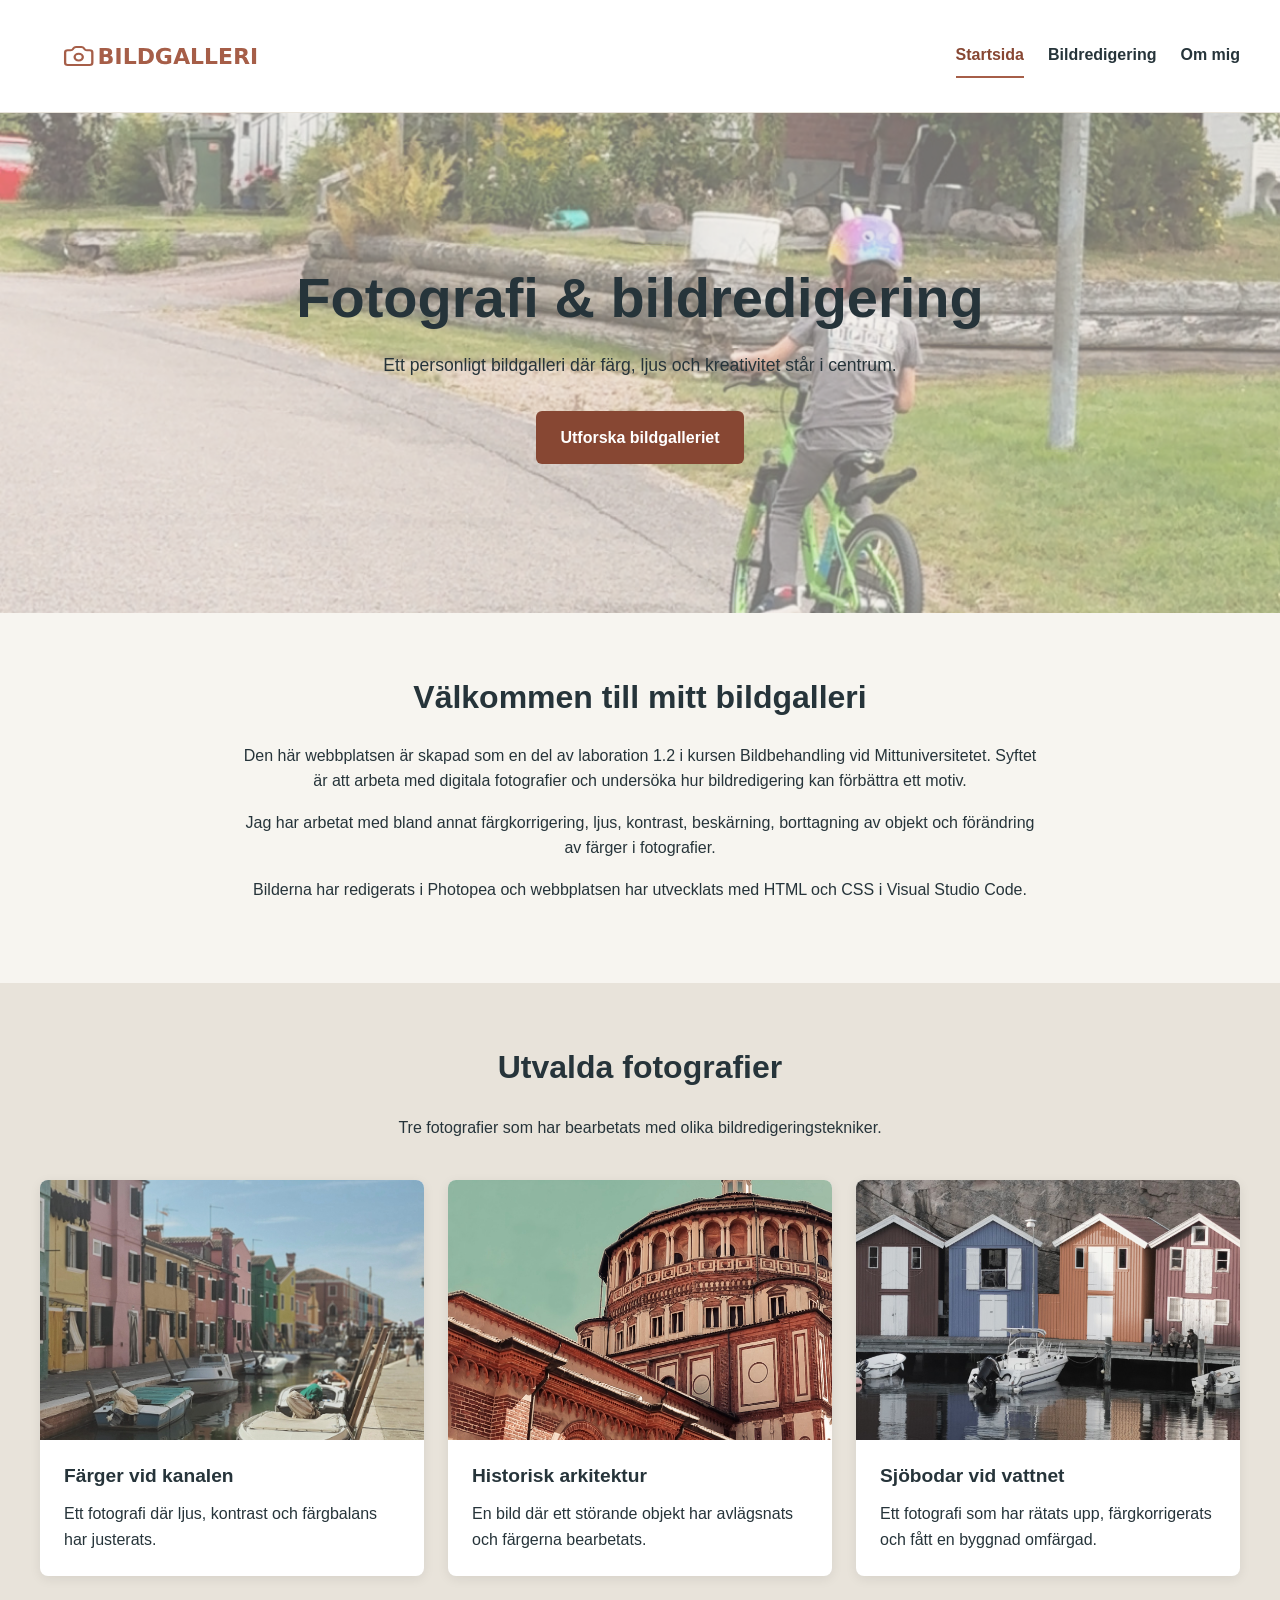
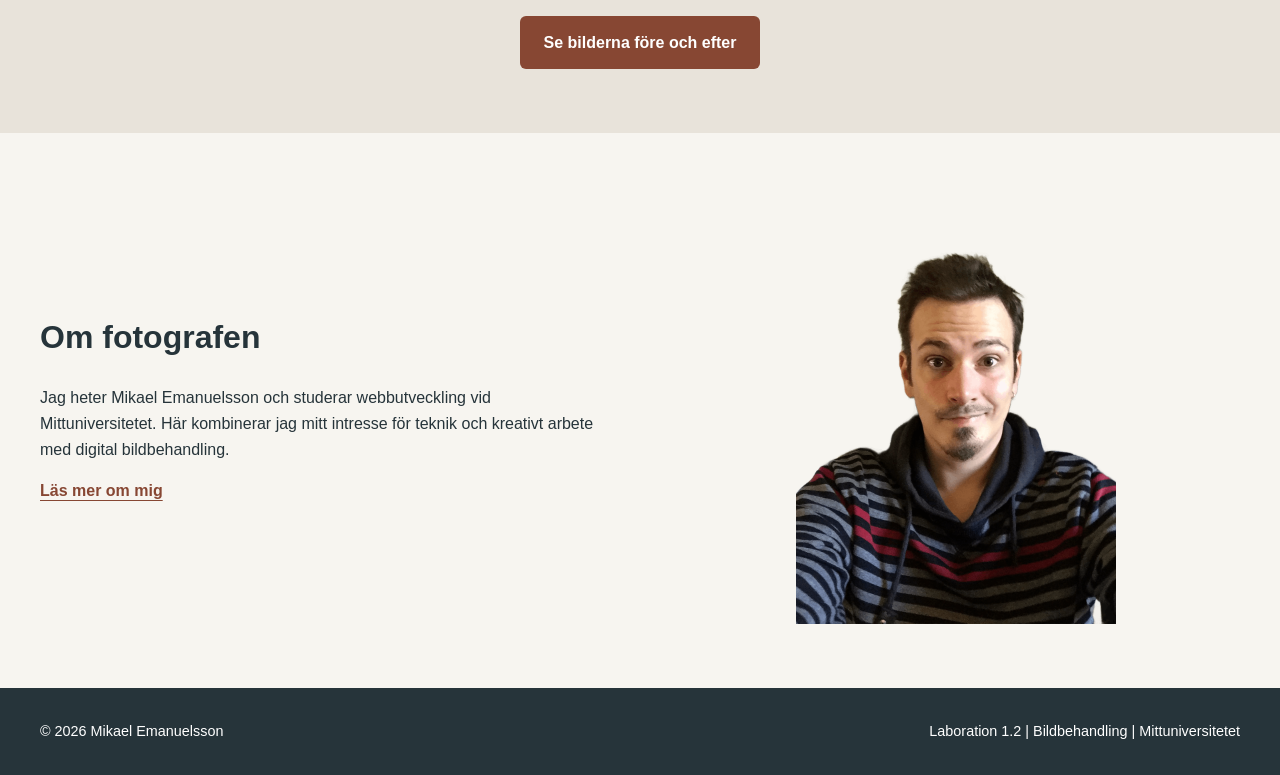
<file: index.html>
<!DOCTYPE html>
<html lang="sv">
<head>
    <meta charset="UTF-8">
    <meta name="viewport" content="width=device-width, initial-scale=1.0">
    <meta name="description" content="Ett bildgalleri med fokus på fotografi, färg och digital bildredigering.">
    <meta name="author" content="Mikael Emanuelsson">

    <title>Bildgalleri | Startsida</title>

    <link rel="icon" type="image/x-icon" href="images/favicon.ico">
    <link rel="icon" type="image/png" sizes="32x32" href="images/favicon.png">
    <link rel="stylesheet" href="styles/style.css">
</head>
<body>

    <header class="site-header">
        <div class="container header-content">

            <!-- Webbplatsens SVG-logotyp -->
            <a href="index.html" class="logo" aria-label="Bildgalleri, till startsidan">
                <img src="images/logo.svg" alt="Bildgalleri" width="240" height="80">
            </a>

            <nav class="main-nav" aria-label="Huvudnavigation">
                <ul>
                    <li><a href="index.html" aria-current="page">Startsida</a></li>
                    <li><a href="bildredigering.html">Bildredigering</a></li>
                    <li><a href="om-mig.html">Om mig</a></li>
                </ul>
            </nav>

        </div>
    </header>

    <main>

        <!-- Headerbilden är ett eget fotografi och får sin opacitet via CSS -->
        <section class="hero" aria-labelledby="hero-title">
            <div class="hero-image"></div>

            <div class="container hero-content">
                <h1 id="hero-title">Fotografi & bildredigering</h1>
                <p>
                    Ett personligt bildgalleri där färg, ljus och kreativitet
                    står i centrum.
                </p>
                <a href="#galleri" class="button">Utforska bildgalleriet</a>
            </div>
        </section>

        <section class="introduction" aria-labelledby="intro-title">
            <div class="container">
                <h2 id="intro-title">Välkommen till mitt bildgalleri</h2>

                <p>
                    Den här webbplatsen är skapad som en del av laboration 1.2
                    i kursen Bildbehandling vid Mittuniversitetet.
                    Syftet är att arbeta med digitala fotografier och
                    undersöka hur bildredigering kan förbättra ett motiv.
                </p>

                <p>
                    Jag har arbetat med bland annat färgkorrigering,
                    ljus, kontrast, beskärning, borttagning av objekt
                    och förändring av färger i fotografier.
                </p>

                <p>
                    Bilderna har redigerats i Photopea och webbplatsen
                    har utvecklats med HTML och CSS i Visual Studio Code.
                </p>
            </div>
        </section>

        <section class="gallery-section" id="galleri" aria-labelledby="gallery-title">
            <div class="container">

                <h2 id="gallery-title">Utvalda fotografier</h2>
                <p class="section-description">
                    Tre fotografier som har bearbetats med olika
                    bildredigeringstekniker.
                </p>

                <!-- Bildserien visas i ett responsivt CSS-grid -->
                <div class="gallery-grid">

                    <article class="gallery-card">
                        <img
                            src="images/bildserie001.jpeg"
                            alt="Färgglada byggnader och båtar längs en kanal"
                            loading="lazy"
                        >
                        <div class="card-content">
                            <h3>Färger vid kanalen</h3>
                            <p>
                                Ett fotografi där ljus, kontrast och
                                färgbalans har justerats.
                            </p>
                        </div>
                    </article>

                    <article class="gallery-card">
                        <img
                            src="images/bildserie002.jpeg"
                            alt="Historisk kyrkobyggnad med kupol och varmt färgade fasader"
                            loading="lazy"
                        >
                        <div class="card-content">
                            <h3>Historisk arkitektur</h3>
                            <p>
                                En bild där ett störande objekt har
                                avlägsnats och färgerna bearbetats.
                            </p>
                        </div>
                    </article>

                    <article class="gallery-card">
                        <img
                            src="images/bildserie003.jpeg"
                            alt="Sjöbodar i olika färger vid vattnet"
                            loading="lazy"
                        >
                        <div class="card-content">
                            <h3>Sjöbodar vid vattnet</h3>
                            <p>
                                Ett fotografi som har rätats upp,
                                färgkorrigerats och fått en byggnad omfärgad.
                            </p>
                        </div>
                    </article>

                </div>

                <div class="gallery-action">
                    <a href="bildredigering.html" class="button">
                        Se bilderna före och efter
                    </a>
                </div>

            </div>
        </section>

        <section class="about-preview" aria-labelledby="about-title">
            <div class="container about-preview-content">

                <div>
                    <h2 id="about-title">Om fotografen</h2>
                    <p>
                        Jag heter Mikael Emanuelsson och studerar
                        webbutveckling vid Mittuniversitetet.
                        Här kombinerar jag mitt intresse för teknik
                        och kreativt arbete med digital bildbehandling.
                    </p>
                    <a href="om-mig.html" class="text-link">Läs mer om mig</a>
                </div>

                <!-- Porträttet har transparent bakgrund -->
                <img
                    src="images/portrait.png"
                    alt="Porträtt av Mikael Emanuelsson"
                    class="about-preview-image"
                    loading="lazy"
                >

            </div>
        </section>

    </main>

    <footer class="site-footer">
        <div class="container footer-content">
            <p>&copy; 2026 Mikael Emanuelsson</p>
            <p>Laboration 1.2 | Bildbehandling | Mittuniversitetet</p>
        </div>
    </footer>

</body>
</html>
</file>
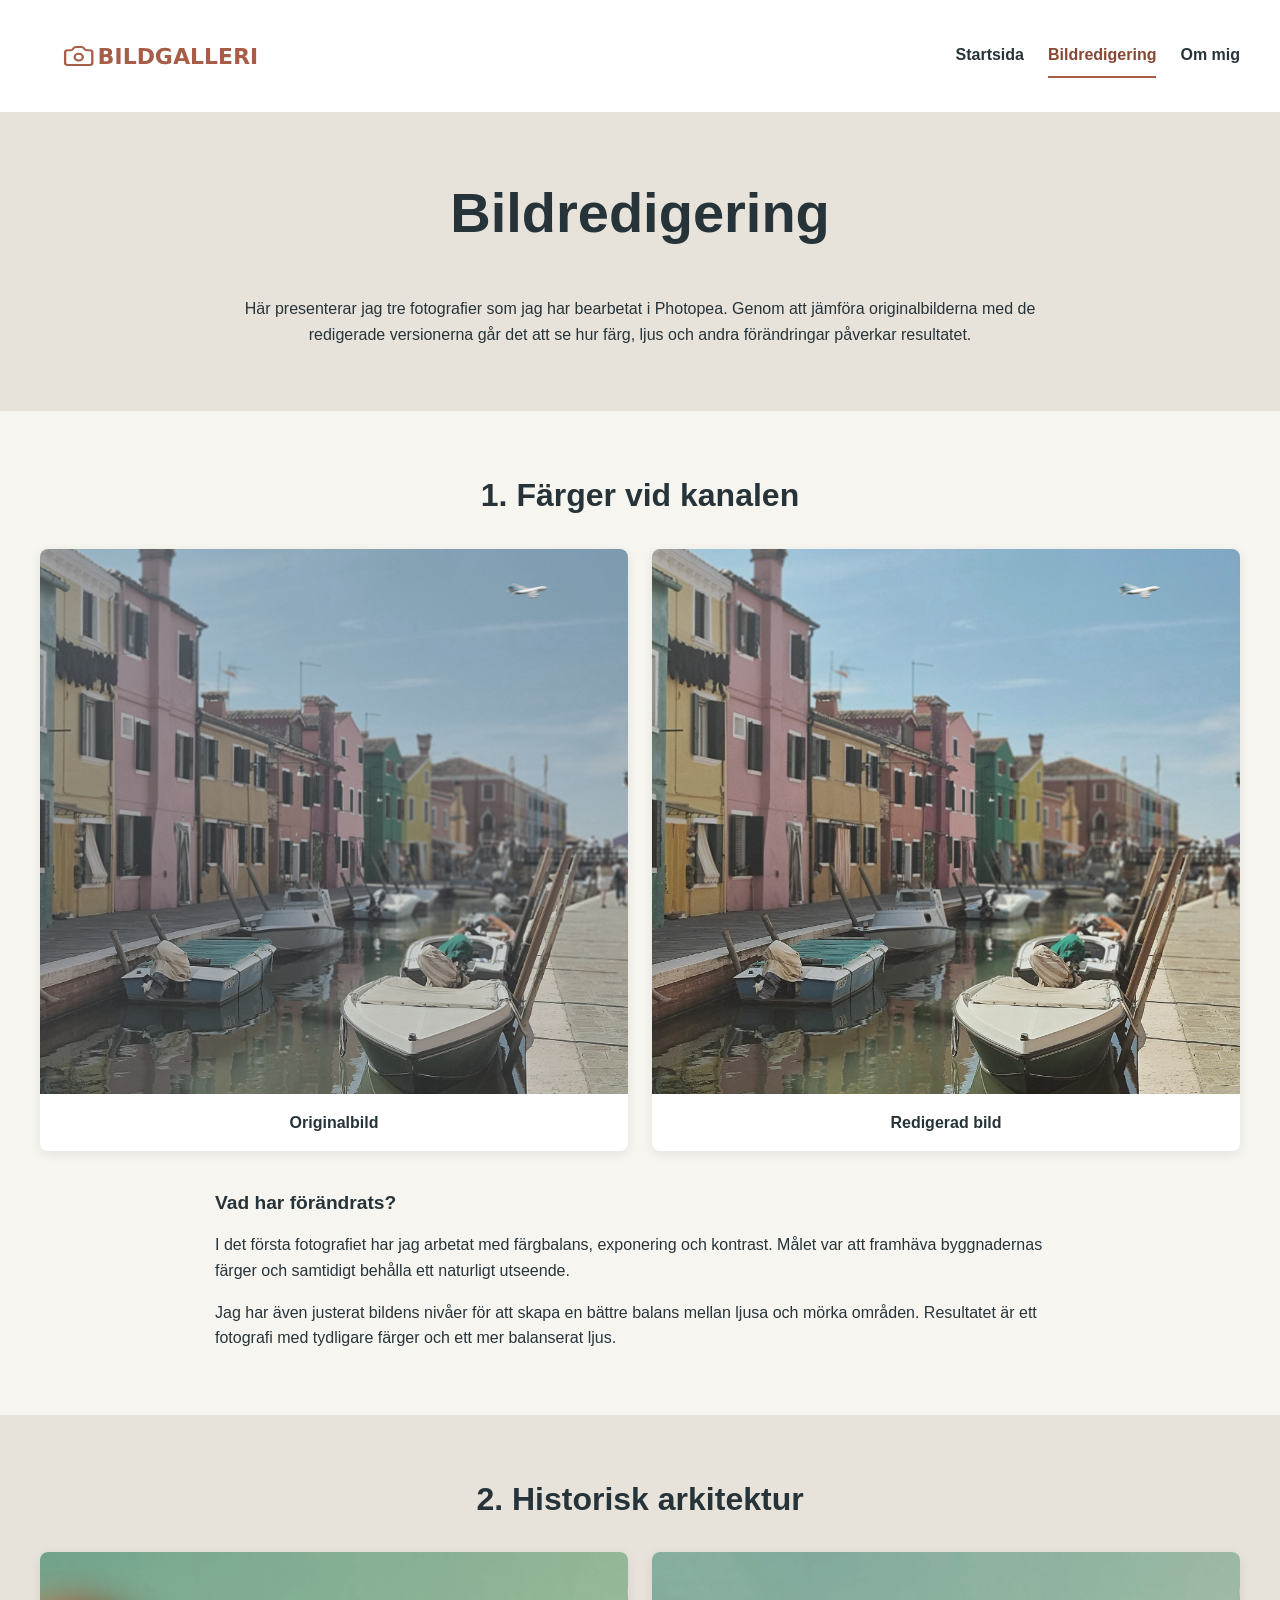
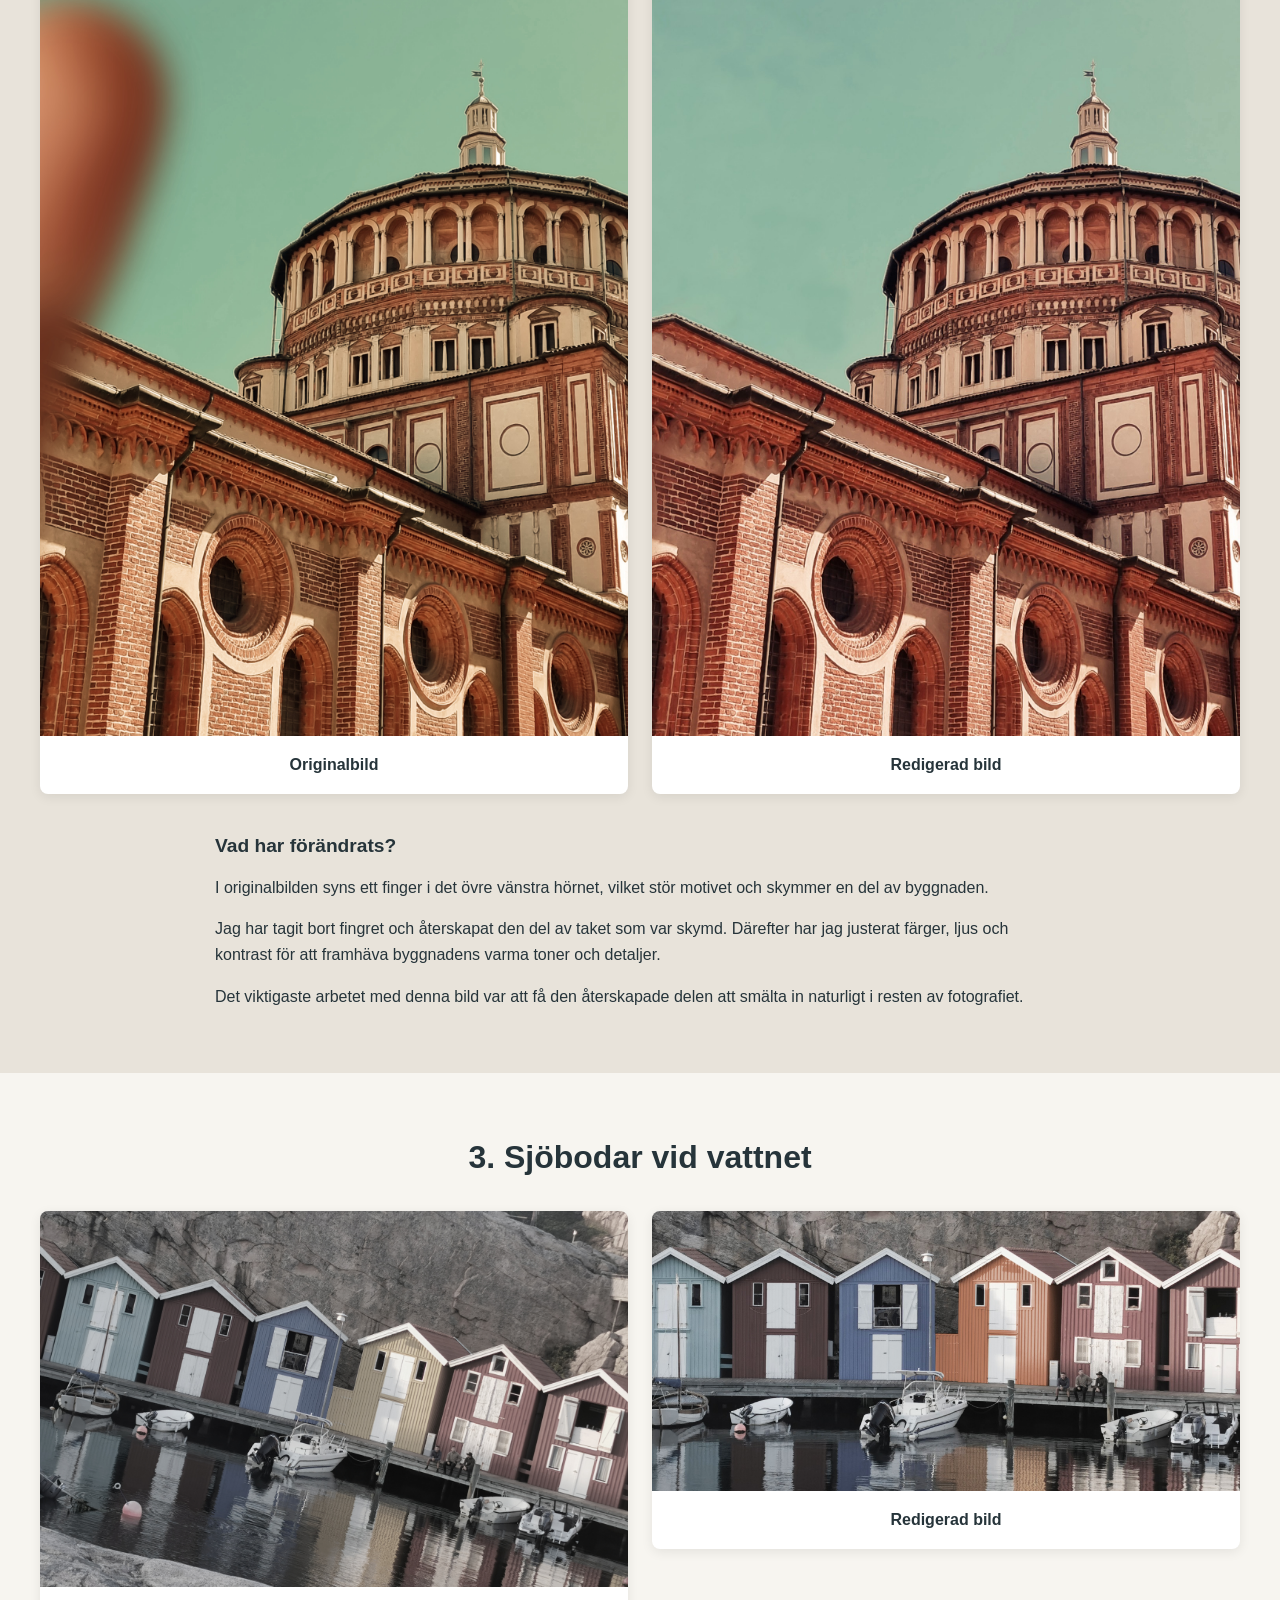
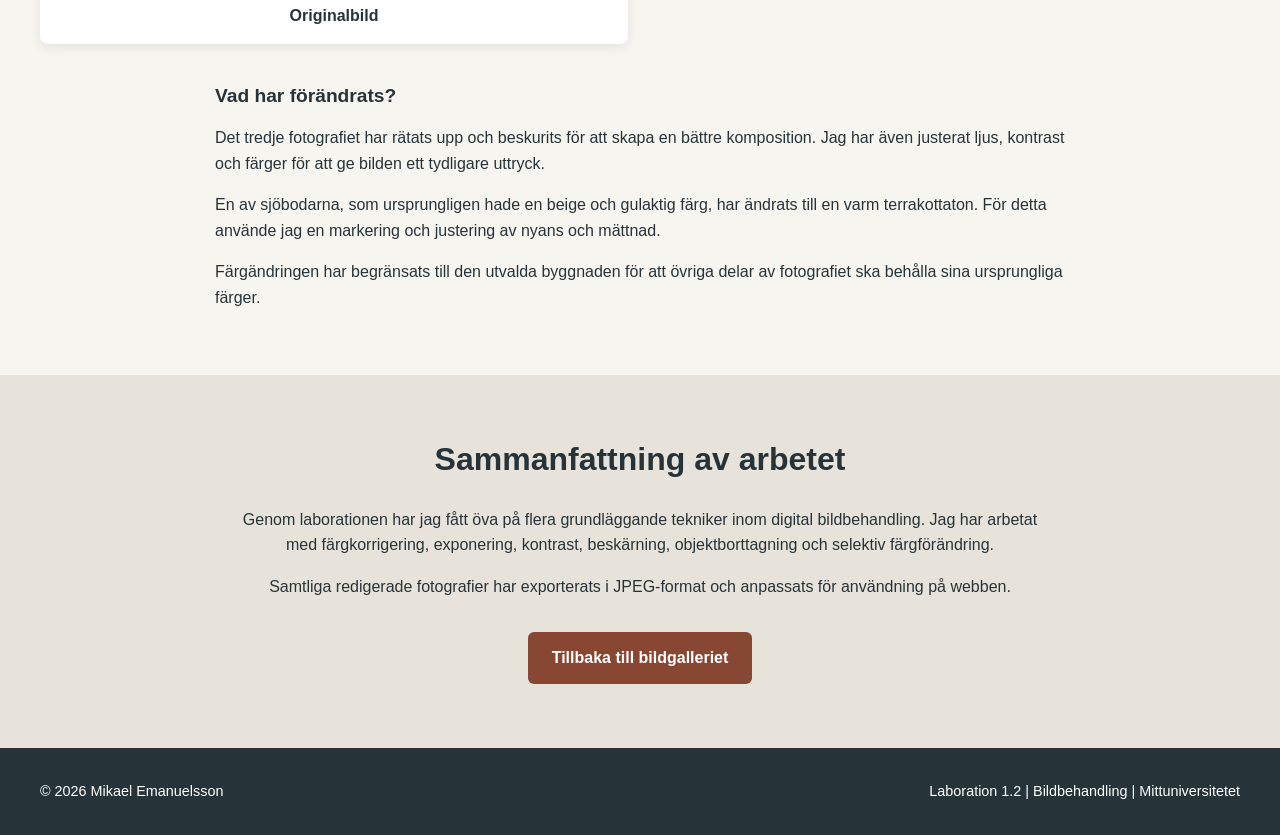
<file: bildredigering.html>
<!doctype html>
<html lang="sv">
  <head>
    <meta charset="UTF-8" />
    <meta name="viewport" content="width=device-width, initial-scale=1.0" />
    <meta
      name="description"
      content="Se fotografier före och efter bildredigering och läs om de tekniker som använts."
    />
    <meta name="author" content="Mikael Emanuelsson" />

    <title>Bildredigering | Bildgalleri</title>

    <link rel="icon" type="image/x-icon" href="images/favicon.ico" />
    <link rel="icon" type="image/png" sizes="32x32" href="images/favicon.png" />
    <link rel="stylesheet" href="styles/style.css" />
  </head>
  <body>
    <header class="site-header">
      <div class="container header-content">
        <a
          href="index.html"
          class="logo"
          aria-label="Bildgalleri, till startsidan"
        >
          <img
            src="images/logo.svg"
            alt="Bildgalleri"
            width="240"
            height="80"
          />
        </a>

        <nav class="main-nav" aria-label="Huvudnavigation">
          <ul>
            <li><a href="index.html">Startsida</a></li>
            <li>
              <a href="bildredigering.html" aria-current="page"
                >Bildredigering</a
              >
            </li>
            <li><a href="om-mig.html">Om mig</a></li>
          </ul>
        </nav>
      </div>
    </header>

    <main>
      <section class="page-intro" aria-labelledby="page-title">
        <div class="container">
          <h1 id="page-title">Bildredigering</h1>
          <p>
            Här presenterar jag tre fotografier som jag har bearbetat i
            Photopea. Genom att jämföra originalbilderna med de redigerade
            versionerna går det att se hur färg, ljus och andra förändringar
            påverkar resultatet.
          </p>
        </div>
      </section>

      <section class="editing-section" aria-labelledby="image-one-title">
        <div class="container">
          <h2 id="image-one-title">1. Färger vid kanalen</h2>

          <!-- Original och redigerad bild visas sida vid sida -->
          <div class="comparison-grid">
            <figure class="comparison-image">
              <img
                src="images/bilserie007.jpg"
                alt="Originalfotografi av färgglada hus och båtar vid en kanal"
                loading="lazy"
              />
              <figcaption>Originalbild</figcaption>
            </figure>

            <figure class="comparison-image">
              <img
                src="images/bildserie001.jpeg"
                alt="Redigerat fotografi med justerad färgbalans, ljus och kontrast"
                loading="lazy"
              />
              <figcaption>Redigerad bild</figcaption>
            </figure>
          </div>

          <div class="editing-description">
            <h3>Vad har förändrats?</h3>
            <p>
              I det första fotografiet har jag arbetat med färgbalans,
              exponering och kontrast. Målet var att framhäva byggnadernas
              färger och samtidigt behålla ett naturligt utseende.
            </p>
            <p>
              Jag har även justerat bildens nivåer för att skapa en bättre
              balans mellan ljusa och mörka områden. Resultatet är ett fotografi
              med tydligare färger och ett mer balanserat ljus.
            </p>
          </div>
        </div>
      </section>

      <section
        class="editing-section alternate"
        aria-labelledby="image-two-title"
      >
        <div class="container">
          <h2 id="image-two-title">2. Historisk arkitektur</h2>

          <!-- Här visas borttagningen av ett störande objekt -->
          <div class="comparison-grid">
            <figure class="comparison-image">
              <img
                src="images/bilserie014.jpg"
                alt="Originalfotografi av en kyrkobyggnad där ett finger skymmer en del av bilden"
                loading="lazy"
              />
              <figcaption>Originalbild</figcaption>
            </figure>

            <figure class="comparison-image">
              <img
                src="images/bildserie002.jpeg"
                alt="Redigerad kyrkobyggnad där det störande fingret har tagits bort"
                loading="lazy"
              />
              <figcaption>Redigerad bild</figcaption>
            </figure>
          </div>

          <div class="editing-description">
            <h3>Vad har förändrats?</h3>
            <p>
              I originalbilden syns ett finger i det övre vänstra hörnet, vilket
              stör motivet och skymmer en del av byggnaden.
            </p>
            <p>
              Jag har tagit bort fingret och återskapat den del av taket som var
              skymd. Därefter har jag justerat färger, ljus och kontrast för att
              framhäva byggnadens varma toner och detaljer.
            </p>
            <p>
              Det viktigaste arbetet med denna bild var att få den återskapade
              delen att smälta in naturligt i resten av fotografiet.
            </p>
          </div>
        </div>
      </section>

      <section class="editing-section" aria-labelledby="image-three-title">
        <div class="container">
          <h2 id="image-three-title">3. Sjöbodar vid vattnet</h2>

          <!-- Här visas färgändringen av en byggnad -->
          <div class="comparison-grid">
            <figure class="comparison-image">
              <img
                src="images/bilserie018.jpg"
                alt="Originalfotografi av sjöbodar vid vattnet före upprätning och färgjustering"
                loading="lazy"
              />
              <figcaption>Originalbild</figcaption>
            </figure>

            <figure class="comparison-image">
              <img
                src="images/bildserie003.jpeg"
                alt="Redigerade sjöbodar där en byggnad har ändrats till en varm terrakottafärg"
                loading="lazy"
              />
              <figcaption>Redigerad bild</figcaption>
            </figure>
          </div>

          <div class="editing-description">
            <h3>Vad har förändrats?</h3>
            <p>
              Det tredje fotografiet har rätats upp och beskurits för att skapa
              en bättre komposition. Jag har även justerat ljus, kontrast och
              färger för att ge bilden ett tydligare uttryck.
            </p>
            <p>
              En av sjöbodarna, som ursprungligen hade en beige och gulaktig
              färg, har ändrats till en varm terrakottaton. För detta använde
              jag en markering och justering av nyans och mättnad.
            </p>
            <p>
              Färgändringen har begränsats till den utvalda byggnaden för att
              övriga delar av fotografiet ska behålla sina ursprungliga färger.
            </p>
          </div>
        </div>
      </section>

      <section class="editing-summary" aria-labelledby="summary-title">
        <div class="container">
          <h2 id="summary-title">Sammanfattning av arbetet</h2>
          <p>
            Genom laborationen har jag fått öva på flera grundläggande tekniker
            inom digital bildbehandling. Jag har arbetat med färgkorrigering,
            exponering, kontrast, beskärning, objektborttagning och selektiv
            färgförändring.
          </p>
          <p>
            Samtliga redigerade fotografier har exporterats i JPEG-format och
            anpassats för användning på webben.
          </p>
          <a href="index.html#galleri" class="button">
            Tillbaka till bildgalleriet
          </a>
        </div>
      </section>
    </main>

    <footer class="site-footer">
      <div class="container footer-content">
        <p>&copy; 2026 Mikael Emanuelsson</p>
        <p>Laboration 1.2 | Bildbehandling | Mittuniversitetet</p>
      </div>
    </footer>
  </body>
</html>
</file>
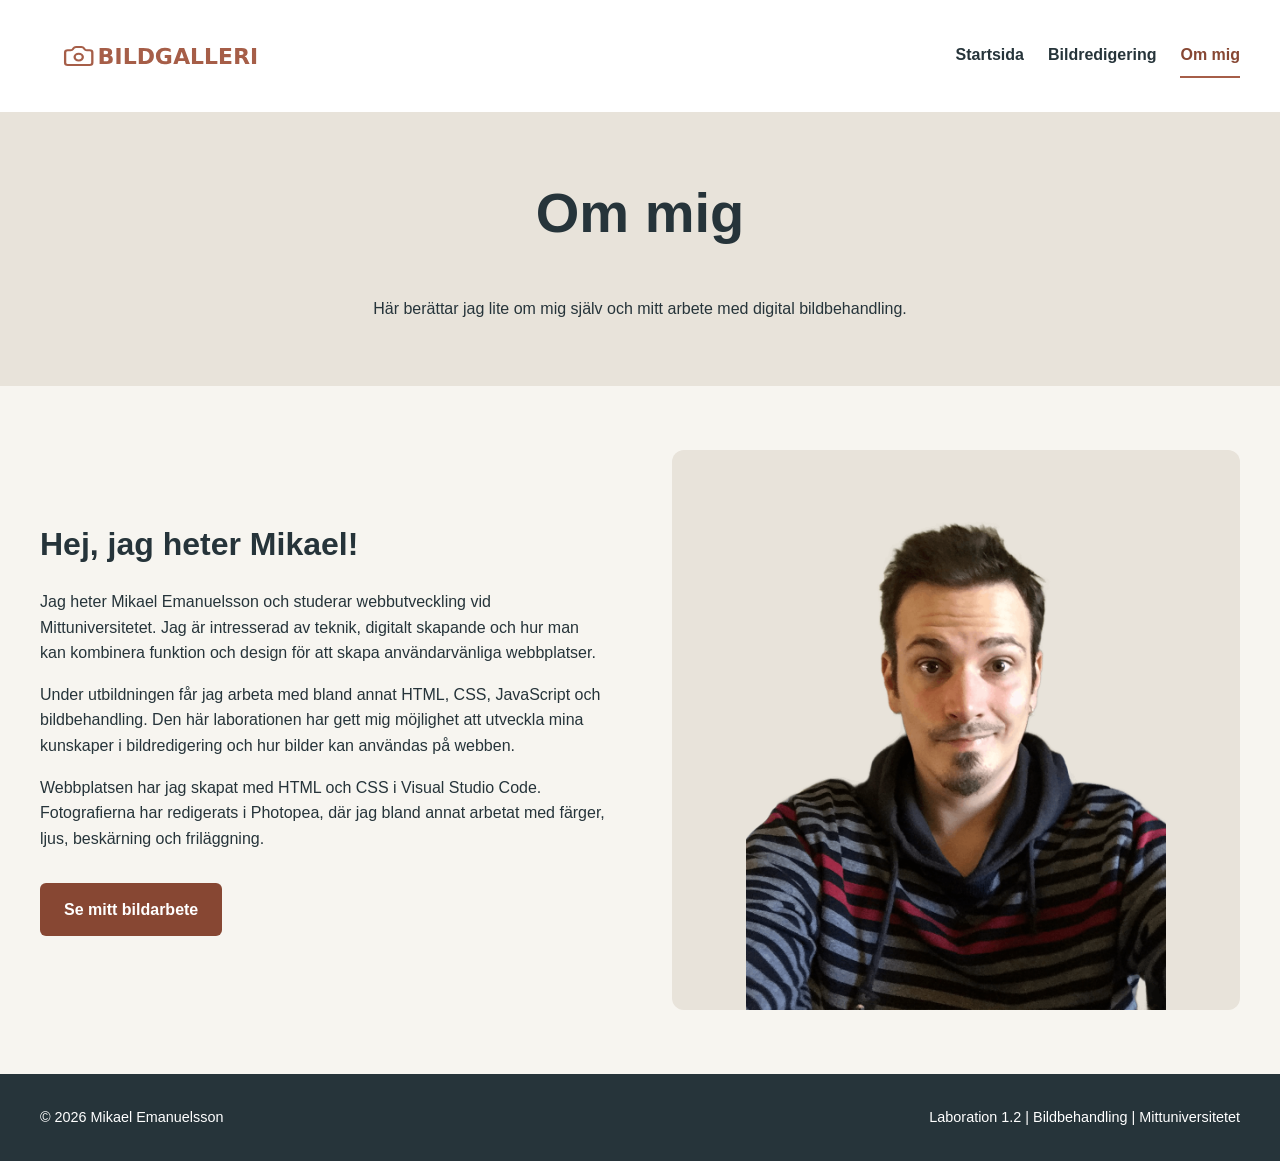
<file: om-mig.html>
<!DOCTYPE html>
<html lang="sv">
<head>
    <meta charset="UTF-8">
    <meta name="viewport" content="width=device-width, initial-scale=1.0">
    <meta name="description" content="Läs mer om Mikael Emanuelsson, student inom webbutveckling vid Mittuniversitetet.">
    <meta name="author" content="Mikael Emanuelsson">

    <title>Om mig | Bildgalleri</title>

    <link rel="icon" type="image/x-icon" href="images/favicon.ico">
    <link rel="icon" type="image/png" sizes="32x32" href="images/favicon.png">
    <link rel="stylesheet" href="styles/style.css">
</head>
<body>

    <header class="site-header">
        <div class="container header-content">

            <a href="index.html" class="logo" aria-label="Bildgalleri, till startsidan">
                <img src="images/logo.svg" alt="Bildgalleri" width="240" height="80">
            </a>

            <nav class="main-nav" aria-label="Huvudnavigation">
                <ul>
                    <li><a href="index.html">Startsida</a></li>
                    <li><a href="bildredigering.html">Bildredigering</a></li>
                    <li><a href="om-mig.html" aria-current="page">Om mig</a></li>
                </ul>
            </nav>

        </div>
    </header>

    <main>

        <section class="page-intro" aria-labelledby="page-title">
            <div class="container">
                <h1 id="page-title">Om mig</h1>
                <p>
                    Här berättar jag lite om mig själv och mitt arbete
                    med digital bildbehandling.
                </p>
            </div>
        </section>

        <section class="about-page" aria-labelledby="about-heading">
            <div class="container about-page-content">

                <div class="about-page-text">
                    <h2 id="about-heading">Hej, jag heter Mikael!</h2>

                    <p>
                        Jag heter Mikael Emanuelsson och studerar
                        webbutveckling vid Mittuniversitetet.
                        Jag är intresserad av teknik, digitalt skapande
                        och hur man kan kombinera funktion och design
                        för att skapa användarvänliga webbplatser.
                    </p>

                    <p>
                        Under utbildningen får jag arbeta med bland
                        annat HTML, CSS, JavaScript och bildbehandling.
                        Den här laborationen har gett mig möjlighet
                        att utveckla mina kunskaper i bildredigering
                        och hur bilder kan användas på webben.
                    </p>

                    <p>
                        Webbplatsen har jag skapat med HTML och CSS
                        i Visual Studio Code. Fotografierna har
                        redigerats i Photopea, där jag bland annat
                        arbetat med färger, ljus, beskärning och
                        friläggning.
                    </p>

                    <a href="bildredigering.html" class="button">
                        Se mitt bildarbete
                    </a>
                </div>

                <!-- Frilagt porträtt med transparent bakgrund -->
                <div class="about-page-portrait">
                    <img
                        src="images/portrait.png"
                        alt="Frilagt porträtt av Mikael Emanuelsson"
                        width="640"
                        height="853"
                    >
                </div>

            </div>
        </section>

    </main>

    <footer class="site-footer">
        <div class="container footer-content">
            <p>&copy; 2026 Mikael Emanuelsson</p>
            <p>Laboration 1.2 | Bildbehandling | Mittuniversitetet</p>
        </div>
    </footer>

</body>
</html>
</file>
<file: styles/style.css>
:root {
  --primary: #a65e48;
  --primary-dark: #874733;
  --secondary: #718477;
  --background: #f7f5f0;
  --surface: #e8e3da;
  --text: #26343a;
  --white: #ffffff;
}

* {
  box-sizing: border-box;
}

html {
  scroll-behavior: smooth;
}

body {
  margin: 0;
  font-family: Verdana, Geneva, Tahoma, sans-serif;
  font-size: 1rem;
  line-height: 1.6;
  color: var(--text);
  background-color: var(--background);
}

img {
  display: block;
  max-width: 100%;
}

a {
  color: inherit;
}

a:focus-visible {
  outline: 3px solid var(--secondary);
  outline-offset: 4px;
}

h1,
h2,
h3 {
  line-height: 1.3;
  margin-top: 0;
}

h1 {
  font-size: clamp(2rem, 5vw, 3.5rem);
}

h2 {
  font-size: clamp(1.5rem, 3vw, 2rem);
}

h3 {
  font-size: 1.2rem;
}

p {
  margin-top: 0;
}

.container {
  width: min(100% - 2rem, 1200px);
  margin-inline: auto;
}

section {
  padding-block: 4rem;
}

/* Sidhuvud och navigation */

.site-header {
  background-color: var(--white);
  border-bottom: 1px solid var(--surface);
}

.header-content {
  display: flex;
  flex-direction: column;
  align-items: center;
  gap: 1rem;
  padding-block: 1rem;
}

.logo img {
  width: 240px;
  height: auto;
}

.main-nav ul {
  display: flex;
  flex-wrap: wrap;
  justify-content: center;
  gap: 0.5rem 1.5rem;
  margin: 0;
  padding: 0;
  list-style: none;
}

.main-nav a {
  display: inline-block;
  padding: 0.5rem 0;
  text-decoration: none;
  font-weight: bold;
  transition: color 0.2s ease;
}

.main-nav a:hover,
.main-nav a[aria-current="page"] {
  color: var(--primary-dark);
}

.main-nav a[aria-current="page"] {
  border-bottom: 2px solid var(--primary);
}

/* Headerbild med genomskinlighet */

.hero {
  position: relative;
  display: flex;
  align-items: center;
  min-height: 420px;
  padding-block: 5rem;
  background-color: var(--surface);
  isolation: isolate;
}

.hero-image {
  position: absolute;
  inset: 0;
  z-index: -1;
  background-image: url("../images/header.png");
  background-size: cover;
  background-position: center;
  opacity: 0.5;
}

.hero-content {
  text-align: center;
}

.hero-content h1 {
  margin-bottom: 1rem;
}

.hero-content p {
  max-width: 650px;
  margin: 0 auto 2rem;
  font-size: 1.1rem;
}

/* Knappar och länkar */

.button {
  display: inline-block;
  padding: 0.85rem 1.5rem;
  border-radius: 6px;
  background-color: var(--primary-dark);
  color: var(--white);
  font-weight: bold;
  text-align: center;
  text-decoration: none;
  transition: background-color 0.2s ease;
}

.button:hover {
  background-color: var(--text);
}

.text-link {
  color: var(--primary-dark);
  font-weight: bold;
  text-underline-offset: 4px;
}

.text-link:hover {
  color: var(--text);
}

/* Startsida: introduktion */

.introduction {
  text-align: center;
}

.introduction .container {
  max-width: 800px;
}

.introduction h2 {
  margin-bottom: 1.5rem;
}

/* Startsida: responsivt bildgalleri */

.gallery-section {
  background-color: var(--surface);
}

.gallery-section h2,
.section-description {
  text-align: center;
}

.section-description {
  margin-bottom: 2.5rem;
}

.gallery-grid {
  display: grid;
  grid-template-columns: 1fr;
  gap: 1.5rem;
}

.gallery-card {
  overflow: hidden;
  border-radius: 8px;
  background-color: var(--white);
  box-shadow: 0 3px 12px rgb(0 0 0 / 8%);
}

/* Samma bildyta för fotografier med olika proportioner */

.gallery-card img {
  width: 100%;
  height: 260px;
  object-fit: cover;
  transition: transform 0.3s ease;
}

.gallery-card:hover img {
  transform: scale(1.03);
}

.card-content {
  padding: 1.5rem;
}

.card-content h3 {
  margin-bottom: 0.75rem;
}

.card-content p {
  margin-bottom: 0;
}

.gallery-action {
  margin-top: 2.5rem;
  text-align: center;
}

/* Startsida: presentation och porträtt */

.about-preview {
  overflow: hidden;
}

.about-preview-content {
  display: grid;
  grid-template-columns: 1fr;
  align-items: center;
  gap: 2rem;
}

.about-preview-content > div {
  text-align: center;
}

/* Porträtt med transparent bakgrund */

.about-preview-image {
  width: min(100%, 320px);
  height: auto;
  margin-inline: auto;
}

/* Bildredigering: sidintroduktion */

.page-intro {
  background-color: var(--surface);
  text-align: center;
}

.page-intro .container {
  max-width: 800px;
}

.page-intro p {
  margin-bottom: 0;
}

/* Bildredigering: bildsektioner */

.editing-section {
  padding-block: 4rem;
}

.editing-section.alternate {
  background-color: var(--surface);
}

.editing-section h2 {
  margin-bottom: 2rem;
  text-align: center;
}

/* Originalbild och redigerad bild */

.comparison-grid {
  display: grid;
  grid-template-columns: 1fr;
  gap: 1.5rem;
  align-items: start;
}

.comparison-image {
  margin: 0;
  overflow: hidden;
  border-radius: 8px;
  background-color: var(--white);
  box-shadow: 0 3px 12px rgb(0 0 0 / 8%);
}

.comparison-image img {
  width: 100%;
  height: auto;
}

.comparison-image figcaption {
  padding: 1rem;
  font-weight: bold;
  text-align: center;
}

/* Beskrivningar av bildredigeringen */

.editing-description {
  max-width: 850px;
  margin: 2.5rem auto 0;
}

.editing-description h3 {
  margin-bottom: 1rem;
}

.editing-description p:last-child {
  margin-bottom: 0;
}

/* Sammanfattning av bildredigeringsarbetet */

.editing-summary {
  background-color: var(--surface);
  text-align: center;
}

.editing-summary .container {
  max-width: 800px;
}

.editing-summary .button {
  margin-top: 1rem;
}

/* Sidfot */

.site-footer {
  padding-block: 2rem;
  background-color: var(--text);
  color: var(--white);
}

.footer-content {
  display: flex;
  flex-direction: column;
  align-items: center;
  gap: 0.5rem;
  text-align: center;
}

.footer-content p {
  margin: 0;
  font-size: 0.9rem;
}

/* Om mig */

.about-page {
  padding-block: 4rem;
}

.about-page-content {
  display: grid;
  grid-template-columns: 1fr;
  align-items: center;
  gap: 3rem;
}

.about-page-text h2 {
  margin-bottom: 1.5rem;
}

.about-page-text .button {
  margin-top: 1rem;
}

.about-page-portrait {
  display: flex;
  justify-content: center;
  align-items: end;
  min-height: 300px;
  overflow: hidden;
  border-radius: 12px;
  background-color: var(--surface);
}

.about-page-portrait img {
  width: min(100%, 420px);
  height: auto;
}

/* Surfplattor */

@media (min-width: 600px) {
  .gallery-grid {
    grid-template-columns: repeat(2, minmax(0, 1fr));
  }
}

/* Mellanstora skärmar */

@media (min-width: 700px) {
  .comparison-grid {
    grid-template-columns: repeat(2, minmax(0, 1fr));
  }
}

/* Större skärmar */

@media (min-width: 900px) {
  .header-content {
    flex-direction: row;
    justify-content: space-between;
  }

  .gallery-grid {
    grid-template-columns: repeat(3, minmax(0, 1fr));
  }

  .hero {
    min-height: 500px;
  }

  .about-preview-content,
  .about-page-content {
    grid-template-columns: repeat(2, minmax(0, 1fr));
    gap: 4rem;
  }

  .about-preview-content > div {
    text-align: left;
  }

  .footer-content {
    flex-direction: row;
    justify-content: space-between;
  }
}

/* Anpassning för användare som föredrar mindre rörelse */

@media (prefers-reduced-motion: reduce) {
  html {
    scroll-behavior: auto;
  }

  .gallery-card img,
  .button,
  .main-nav a {
    transition: none;
  }

  .gallery-card:hover img {
    transform: none;
  }
}
</file>
